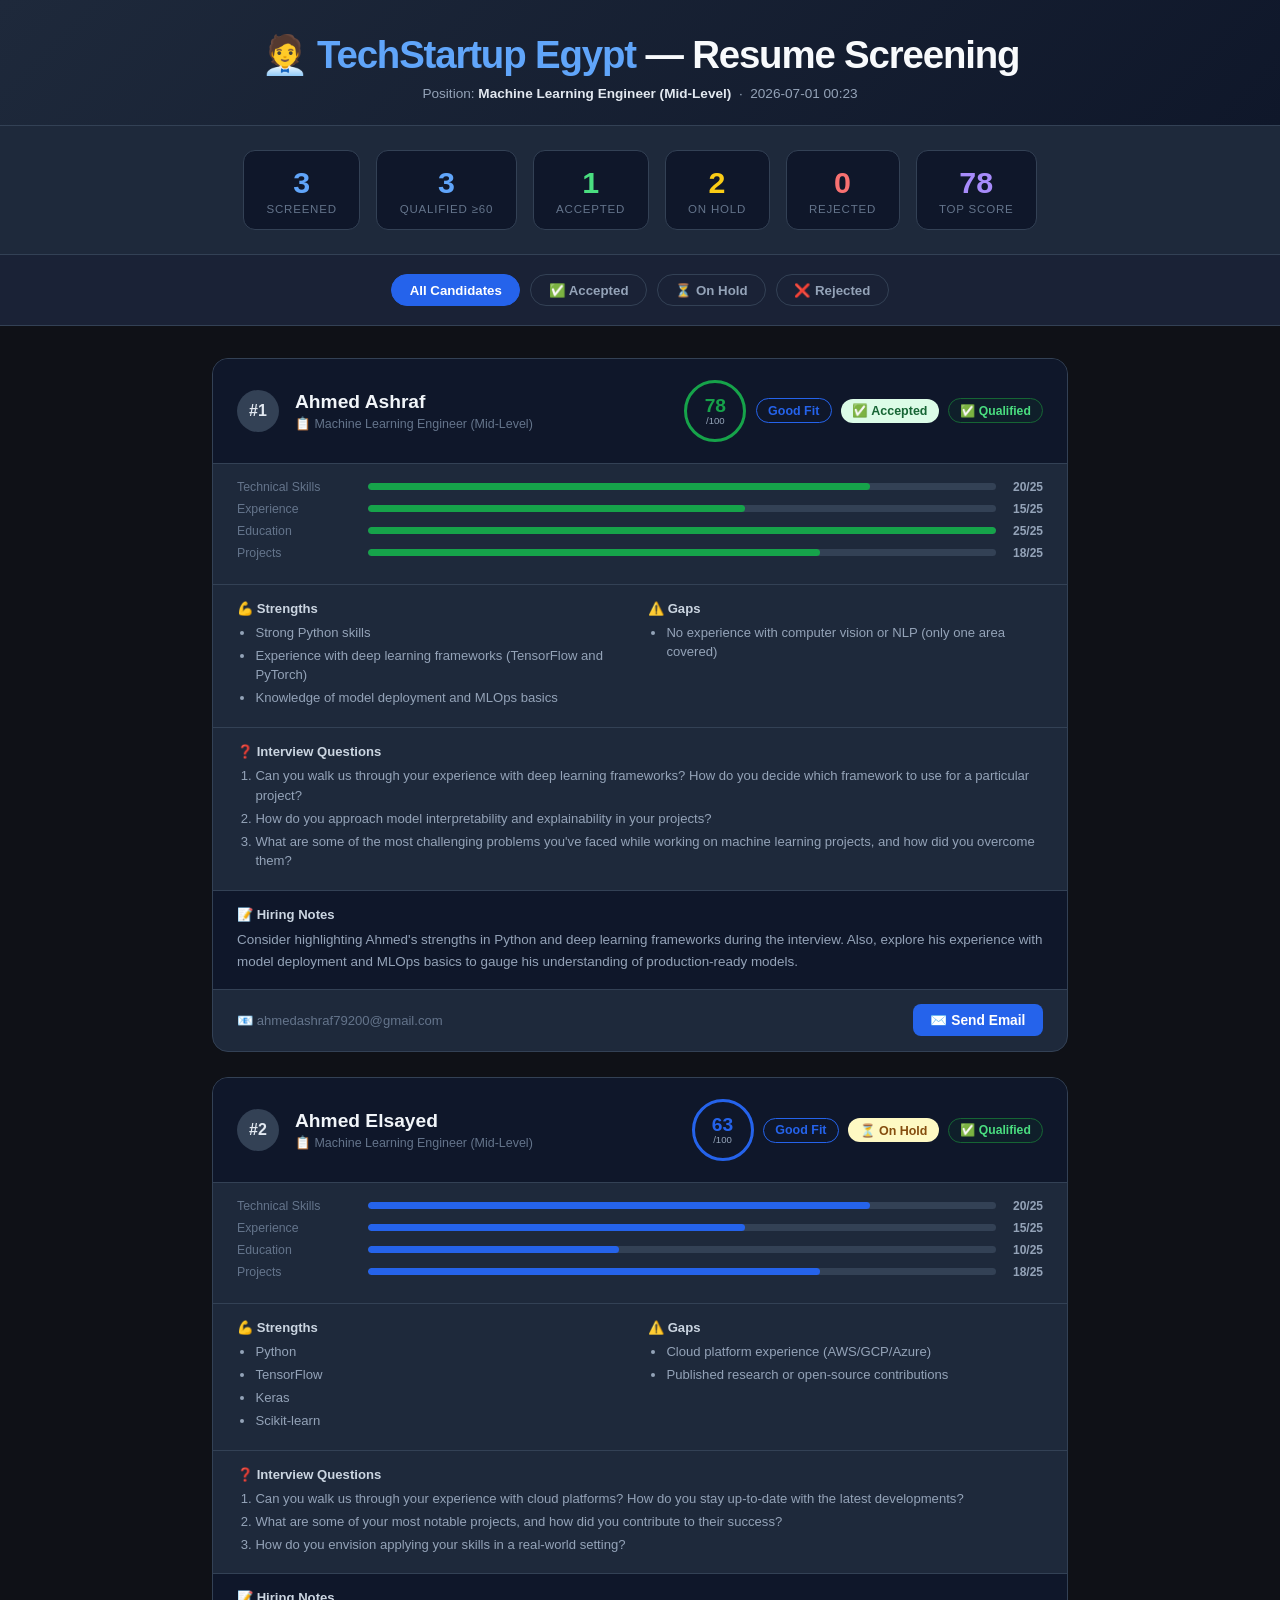
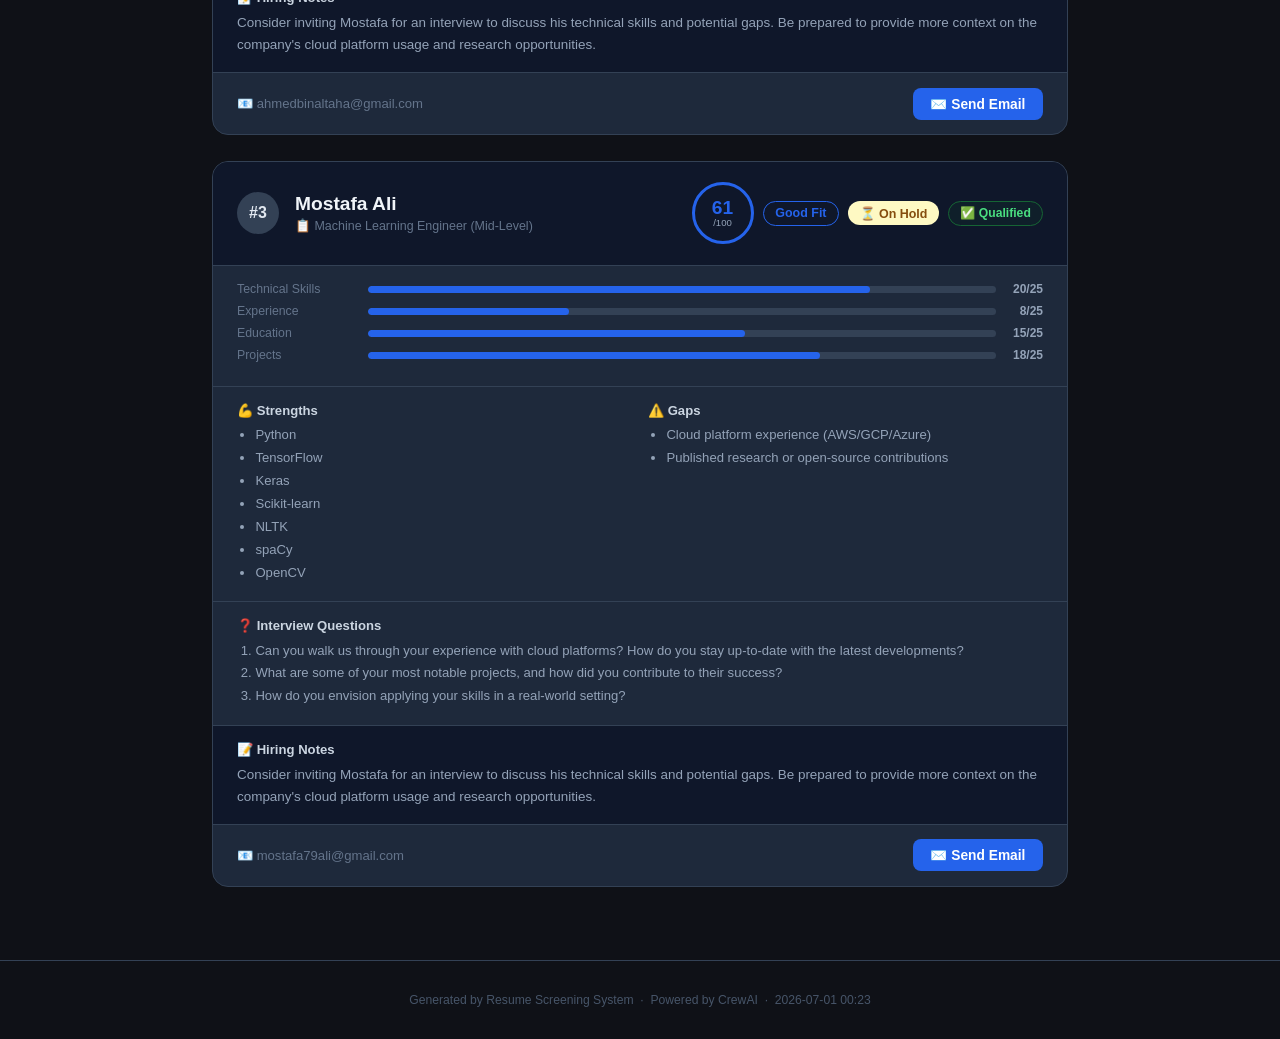
<file: CrowAI/Resume Screening System/Results/screening_report.html>
<!DOCTYPE html>
<html lang="en">
<head>
<meta charset="UTF-8">
<meta name="viewport" content="width=device-width,initial-scale=1">
<title>Screening Report — Machine Learning Engineer (Mid-Level)</title>
<style>
*, *::before, *::after { box-sizing: border-box; margin: 0; padding: 0; }

body {
  font-family: "Inter", -apple-system, BlinkMacSystemFont, "Segoe UI", sans-serif;
  background: #0f1117;
  color: #e2e8f0;
  min-height: 100vh;
}

/* ── Header ── */
.page-header {
  background: linear-gradient(135deg, #1e293b 0%, #0f172a 100%);
  border-bottom: 1px solid #334155;
  padding: 2rem 2rem 1.5rem;
  text-align: center;
}
.page-header h1 {
  font-size: clamp(1.6rem, 4vw, 2.4rem);
  font-weight: 800;
  letter-spacing: -0.03em;
  color: #f8fafc;
}
.page-header h1 span { color: #60a5fa; }
.page-header .meta {
  color: #94a3b8;
  font-size: .85rem;
  margin-top: .5rem;
}

/* ── Stats ── */
.stats-bar {
  display: flex;
  justify-content: center;
  gap: 1rem;
  flex-wrap: wrap;
  padding: 1.5rem 2rem;
  background: #1e293b;
  border-bottom: 1px solid #334155;
}
.stat {
  background: #0f172a;
  border: 1px solid #334155;
  border-radius: 12px;
  padding: .9rem 1.4rem;
  text-align: center;
  min-width: 100px;
}
.stat-num { display: block; font-size: 1.9rem; font-weight: 800; color: #60a5fa; }
.stat-lbl { display: block; font-size: .72rem; color: #64748b; text-transform: uppercase; letter-spacing: .07em; margin-top: .15rem; }

/* ── Filters ── */
.filters {
  display: flex;
  gap: .6rem;
  flex-wrap: wrap;
  padding: 1.2rem 2rem;
  background: #1a2236;
  border-bottom: 1px solid #334155;
  justify-content: center;
}
.filter-btn {
  padding: .45rem 1.1rem;
  border-radius: 999px;
  border: 1.5px solid #334155;
  background: transparent;
  color: #94a3b8;
  font-size: .83rem;
  font-weight: 600;
  cursor: pointer;
  transition: all .18s;
}
.filter-btn:hover, .filter-btn.active {
  background: #2563eb;
  border-color: #2563eb;
  color: #fff;
}

/* ── Cards container ── */
.cards { padding: 2rem; max-width: 920px; margin: 0 auto; }

/* ── Card ── */
.card {
  background: #1e293b;
  border: 1px solid #334155;
  border-radius: 16px;
  margin-bottom: 1.6rem;
  overflow: hidden;
  transition: box-shadow .2s, transform .2s;
}
.card:hover {
  box-shadow: 0 8px 32px rgba(0,0,0,.4);
  transform: translateY(-2px);
}

.card-header {
  display: flex;
  align-items: center;
  gap: 1rem;
  padding: 1.3rem 1.5rem;
  border-bottom: 1px solid #334155;
  flex-wrap: wrap;
  background: #0f172a;
}
.rank {
  background: #334155;
  color: #e2e8f0;
  font-weight: 800;
  font-size: 1rem;
  width: 42px; height: 42px;
  border-radius: 50%;
  display: flex; align-items: center; justify-content: center;
  flex-shrink: 0;
}
.cinfo { flex: 1; min-width: 140px; }
.cname { font-size: 1.2rem; font-weight: 700; color: #f1f5f9; }
.cpos  { font-size: .78rem; color: #64748b; margin-top: .2rem; }
.badges {
  display: flex;
  align-items: center;
  gap: .6rem;
  flex-wrap: wrap;
}

.score-ring {
  width: 62px; height: 62px;
  border-radius: 50%;
  border: 3px solid;
  display: flex; flex-direction: column;
  align-items: center; justify-content: center;
  flex-shrink: 0;
}
.snum   { font-size: 1.2rem; font-weight: 800; line-height: 1; }
.sdenom { font-size: .6rem; color: #94a3b8; }

.vtag {
  font-size: .78rem; font-weight: 700;
  padding: .28rem .7rem;
  border-radius: 999px;
  border: 1.5px solid;
}
.rec-tag {
  font-size: .78rem; font-weight: 700;
  padding: .28rem .7rem;
  border-radius: 999px;
}
.qual-tag {
  font-size: .76rem; font-weight: 600;
  padding: .28rem .7rem;
  border-radius: 999px;
}
.qual-yes { background: #14532d22; color: #4ade80; border: 1px solid #166534; }
.qual-no  { background: #7f1d1d22; color: #f87171; border: 1px solid #991b1b; }

/* ── Breakdown ── */
.breakdown {
  padding: 1rem 1.5rem;
  border-bottom: 1px solid #334155;
}
.bar-row {
  display: flex; align-items: center; gap: .7rem;
  margin-bottom: .5rem;
}
.bar-lbl   { font-size: .77rem; color: #64748b; width: 120px; flex-shrink: 0; }
.bar-track {
  flex: 1; height: 7px;
  background: #334155;
  border-radius: 999px;
  overflow: hidden;
}
.bar-fill  { height: 100%; border-radius: 999px; transition: width .5s ease; }
.bar-val   { font-size: .75rem; font-weight: 600; color: #94a3b8; width: 36px; text-align: right; }

/* ── Details ── */
.detail-grid {
  display: grid;
  grid-template-columns: 1fr 1fr;
  gap: 1rem;
  padding: 1rem 1.5rem;
  border-bottom: 1px solid #334155;
}
@media (max-width: 560px) { .detail-grid { grid-template-columns: 1fr; } }

.dblock h4 { font-size: .82rem; font-weight: 700; color: #cbd5e1; margin-bottom: .45rem; }
.dblock ul, .dblock ol { padding-left: 1.15rem; }
.dblock li { font-size: .82rem; color: #94a3b8; line-height: 1.5; margin-bottom: .2rem; }

.full { padding: 1rem 1.5rem; border-bottom: 1px solid #334155; }

.notes {
  background: #0f172a;
  padding: 1rem 1.5rem;
  border-bottom: 1px solid #334155;
}
.notes h4 { font-size: .82rem; font-weight: 700; color: #cbd5e1; margin-bottom: .4rem; }
.notes p  { font-size: .84rem; color: #94a3b8; line-height: 1.65; }

/* ── Card footer ── */
.card-footer {
  display: flex;
  align-items: center;
  justify-content: space-between;
  padding: .9rem 1.5rem;
  flex-wrap: wrap;
  gap: .75rem;
}
.email-lbl { font-size: .82rem; color: #64748b; }
.email-btn {
  display: inline-flex;
  align-items: center;
  gap: .4rem;
  background: #2563eb;
  color: #fff;
  border-radius: 8px;
  padding: .5rem 1.1rem;
  font-size: .86rem;
  font-weight: 600;
  text-decoration: none;
  transition: background .18s;
}
.email-btn:hover { background: #1d4ed8; }

/* ── Footer ── */
.page-footer {
  text-align: center;
  color: #475569;
  font-size: .76rem;
  padding: 2rem;
  border-top: 1px solid #334155;
  margin-top: 1rem;
}

/* ── Hidden ── */
.card.hidden { display: none; }
</style>
</head>
<body>

<div class="page-header">
  <h1>🧑‍💼 <span>TechStartup Egypt</span> — Resume Screening</h1>
  <div class="meta">Position: <strong style="color:#e2e8f0">Machine Learning Engineer (Mid-Level)</strong> &nbsp;·&nbsp; 2026-07-01 00:23</div>
</div>

<div class="stats-bar">
  <div class="stat"><span class="stat-num">3</span><span class="stat-lbl">Screened</span></div>
  <div class="stat"><span class="stat-num">3</span><span class="stat-lbl">Qualified ≥60</span></div>
  <div class="stat"><span class="stat-num" style="color:#4ade80">1</span><span class="stat-lbl">Accepted</span></div>
  <div class="stat"><span class="stat-num" style="color:#facc15">2</span><span class="stat-lbl">On Hold</span></div>
  <div class="stat"><span class="stat-num" style="color:#f87171">0</span><span class="stat-lbl">Rejected</span></div>
  <div class="stat"><span class="stat-num" style="color:#a78bfa">78</span><span class="stat-lbl">Top Score</span></div>
</div>

<div class="filters">
  <button class="filter-btn active" onclick="filter('all')">All Candidates</button>
  <button class="filter-btn" onclick="filter('accepted')">✅ Accepted</button>
  <button class="filter-btn" onclick="filter('hold')">⏳ On Hold</button>
  <button class="filter-btn" onclick="filter('rejected')">❌ Rejected</button>
</div>

<div class="cards">

<div class="card" data-cat="accepted">
  <div class="card-header">
    <div class="rank">#1</div>
    <div class="cinfo">
      <div class="cname">Ahmed Ashraf</div>
      <div class="cpos">📋 Machine Learning Engineer (Mid-Level)</div>
    </div>
    <div class="badges">
      <div class="score-ring" style="border-color:#16a34a;color:#16a34a">
        <span class="snum">78</span>
        <span class="sdenom">/100</span>
      </div>
      <span class="vtag" style="color:#2563eb;border-color:#2563eb">Good Fit</span>
      <span class="rec-tag" style="background:#dcfce7;color:#166534">✅ Accepted</span>
      <span class="qual-tag qual-yes">✅ Qualified</span>
    </div>
  </div>

  <div class="breakdown">
        <div class="bar-row">
          <span class="bar-lbl">Technical Skills</span>
          <div class="bar-track"><div class="bar-fill" style="width:80.0%;background:#16a34a"></div></div>
          <span class="bar-val">20/25</span>
        </div>
        <div class="bar-row">
          <span class="bar-lbl">Experience</span>
          <div class="bar-track"><div class="bar-fill" style="width:60.0%;background:#16a34a"></div></div>
          <span class="bar-val">15/25</span>
        </div>
        <div class="bar-row">
          <span class="bar-lbl">Education</span>
          <div class="bar-track"><div class="bar-fill" style="width:100.0%;background:#16a34a"></div></div>
          <span class="bar-val">25/25</span>
        </div>
        <div class="bar-row">
          <span class="bar-lbl">Projects</span>
          <div class="bar-track"><div class="bar-fill" style="width:72.0%;background:#16a34a"></div></div>
          <span class="bar-val">18/25</span>
        </div></div>

  <div class="detail-grid">
    <div class="dblock">
      <h4>💪 Strengths</h4>
      <ul><li>Strong Python skills</li><li>Experience with deep learning frameworks (TensorFlow and PyTorch)</li><li>Knowledge of model deployment and MLOps basics</li></ul>
    </div>
    <div class="dblock">
      <h4>⚠️ Gaps</h4>
      <ul><li>No experience with computer vision or NLP (only one area covered)</li></ul>
    </div>
  </div>

  <div class="dblock full">
    <h4>❓ Interview Questions</h4>
    <ol><li>Can you walk us through your experience with deep learning frameworks? How do you decide which framework to use for a particular project?</li><li>How do you approach model interpretability and explainability in your projects?</li><li>What are some of the most challenging problems you've faced while working on machine learning projects, and how did you overcome them?</li></ol>
  </div>

  <div class="notes">
    <h4>📝 Hiring Notes</h4>
    <p>Consider highlighting Ahmed's strengths in Python and deep learning frameworks during the interview. Also, explore his experience with model deployment and MLOps basics to gauge his understanding of production-ready models.</p>
  </div>

  <div class="card-footer">
    <span class="email-lbl">📧 ahmedashraf79200@gmail.com</span>
    <a href="mailto:ahmedashraf79200@gmail.com?subject=Your%20Application%20for%20Machine%20Learning%20Engineer%20%28Mid-Level%29" class="email-btn">✉️ Send Email</a>
  </div>
</div>
<div class="card" data-cat="hold">
  <div class="card-header">
    <div class="rank">#2</div>
    <div class="cinfo">
      <div class="cname">Ahmed Elsayed</div>
      <div class="cpos">📋 Machine Learning Engineer (Mid-Level)</div>
    </div>
    <div class="badges">
      <div class="score-ring" style="border-color:#2563eb;color:#2563eb">
        <span class="snum">63</span>
        <span class="sdenom">/100</span>
      </div>
      <span class="vtag" style="color:#2563eb;border-color:#2563eb">Good Fit</span>
      <span class="rec-tag" style="background:#fef9c3;color:#854d0e">⏳ On Hold</span>
      <span class="qual-tag qual-yes">✅ Qualified</span>
    </div>
  </div>

  <div class="breakdown">
        <div class="bar-row">
          <span class="bar-lbl">Technical Skills</span>
          <div class="bar-track"><div class="bar-fill" style="width:80.0%;background:#2563eb"></div></div>
          <span class="bar-val">20/25</span>
        </div>
        <div class="bar-row">
          <span class="bar-lbl">Experience</span>
          <div class="bar-track"><div class="bar-fill" style="width:60.0%;background:#2563eb"></div></div>
          <span class="bar-val">15/25</span>
        </div>
        <div class="bar-row">
          <span class="bar-lbl">Education</span>
          <div class="bar-track"><div class="bar-fill" style="width:40.0%;background:#2563eb"></div></div>
          <span class="bar-val">10/25</span>
        </div>
        <div class="bar-row">
          <span class="bar-lbl">Projects</span>
          <div class="bar-track"><div class="bar-fill" style="width:72.0%;background:#2563eb"></div></div>
          <span class="bar-val">18/25</span>
        </div></div>

  <div class="detail-grid">
    <div class="dblock">
      <h4>💪 Strengths</h4>
      <ul><li>Python</li><li>TensorFlow</li><li>Keras</li><li>Scikit-learn</li></ul>
    </div>
    <div class="dblock">
      <h4>⚠️ Gaps</h4>
      <ul><li>Cloud platform experience (AWS/GCP/Azure)</li><li>Published research or open-source contributions</li></ul>
    </div>
  </div>

  <div class="dblock full">
    <h4>❓ Interview Questions</h4>
    <ol><li>Can you walk us through your experience with cloud platforms? How do you stay up-to-date with the latest developments?</li><li>What are some of your most notable projects, and how did you contribute to their success?</li><li>How do you envision applying your skills in a real-world setting?</li></ol>
  </div>

  <div class="notes">
    <h4>📝 Hiring Notes</h4>
    <p>Consider inviting Mostafa for an interview to discuss his technical skills and potential gaps. Be prepared to provide more context on the company's cloud platform usage and research opportunities.</p>
  </div>

  <div class="card-footer">
    <span class="email-lbl">📧 ahmedbinaltaha@gmail.com</span>
    <a href="mailto:ahmedbinaltaha@gmail.com?subject=Your%20Application%20for%20Machine%20Learning%20Engineer%20%28Mid-Level%29" class="email-btn">✉️ Send Email</a>
  </div>
</div>
<div class="card" data-cat="hold">
  <div class="card-header">
    <div class="rank">#3</div>
    <div class="cinfo">
      <div class="cname">Mostafa Ali</div>
      <div class="cpos">📋 Machine Learning Engineer (Mid-Level)</div>
    </div>
    <div class="badges">
      <div class="score-ring" style="border-color:#2563eb;color:#2563eb">
        <span class="snum">61</span>
        <span class="sdenom">/100</span>
      </div>
      <span class="vtag" style="color:#2563eb;border-color:#2563eb">Good Fit</span>
      <span class="rec-tag" style="background:#fef9c3;color:#854d0e">⏳ On Hold</span>
      <span class="qual-tag qual-yes">✅ Qualified</span>
    </div>
  </div>

  <div class="breakdown">
        <div class="bar-row">
          <span class="bar-lbl">Technical Skills</span>
          <div class="bar-track"><div class="bar-fill" style="width:80.0%;background:#2563eb"></div></div>
          <span class="bar-val">20/25</span>
        </div>
        <div class="bar-row">
          <span class="bar-lbl">Experience</span>
          <div class="bar-track"><div class="bar-fill" style="width:32.0%;background:#2563eb"></div></div>
          <span class="bar-val">8/25</span>
        </div>
        <div class="bar-row">
          <span class="bar-lbl">Education</span>
          <div class="bar-track"><div class="bar-fill" style="width:60.0%;background:#2563eb"></div></div>
          <span class="bar-val">15/25</span>
        </div>
        <div class="bar-row">
          <span class="bar-lbl">Projects</span>
          <div class="bar-track"><div class="bar-fill" style="width:72.0%;background:#2563eb"></div></div>
          <span class="bar-val">18/25</span>
        </div></div>

  <div class="detail-grid">
    <div class="dblock">
      <h4>💪 Strengths</h4>
      <ul><li>Python</li><li>TensorFlow</li><li>Keras</li><li>Scikit-learn</li><li>NLTK</li><li>spaCy</li><li>OpenCV</li></ul>
    </div>
    <div class="dblock">
      <h4>⚠️ Gaps</h4>
      <ul><li>Cloud platform experience (AWS/GCP/Azure)</li><li>Published research or open-source contributions</li></ul>
    </div>
  </div>

  <div class="dblock full">
    <h4>❓ Interview Questions</h4>
    <ol><li>Can you walk us through your experience with cloud platforms? How do you stay up-to-date with the latest developments?</li><li>What are some of your most notable projects, and how did you contribute to their success?</li><li>How do you envision applying your skills in a real-world setting?</li></ol>
  </div>

  <div class="notes">
    <h4>📝 Hiring Notes</h4>
    <p>Consider inviting Mostafa for an interview to discuss his technical skills and potential gaps. Be prepared to provide more context on the company's cloud platform usage and research opportunities.</p>
  </div>

  <div class="card-footer">
    <span class="email-lbl">📧 mostafa79ali@gmail.com</span>
    <a href="mailto:mostafa79ali@gmail.com?subject=Your%20Application%20for%20Machine%20Learning%20Engineer%20%28Mid-Level%29" class="email-btn">✉️ Send Email</a>
  </div>
</div>
</div>

<div class="page-footer">
  Generated by Resume Screening System &nbsp;·&nbsp; Powered by CrewAI &nbsp;·&nbsp; 2026-07-01 00:23
</div>

<script>
function filter(cat) {
  document.querySelectorAll(".filter-btn").forEach(b => b.classList.remove("active"));
  event.target.classList.add("active");
  document.querySelectorAll(".card").forEach(card => {
    if (cat === "all" || card.dataset.cat === cat) {
      card.classList.remove("hidden");
    } else {
      card.classList.add("hidden");
    }
  });
}
</script>
</body>
</html>
</file>
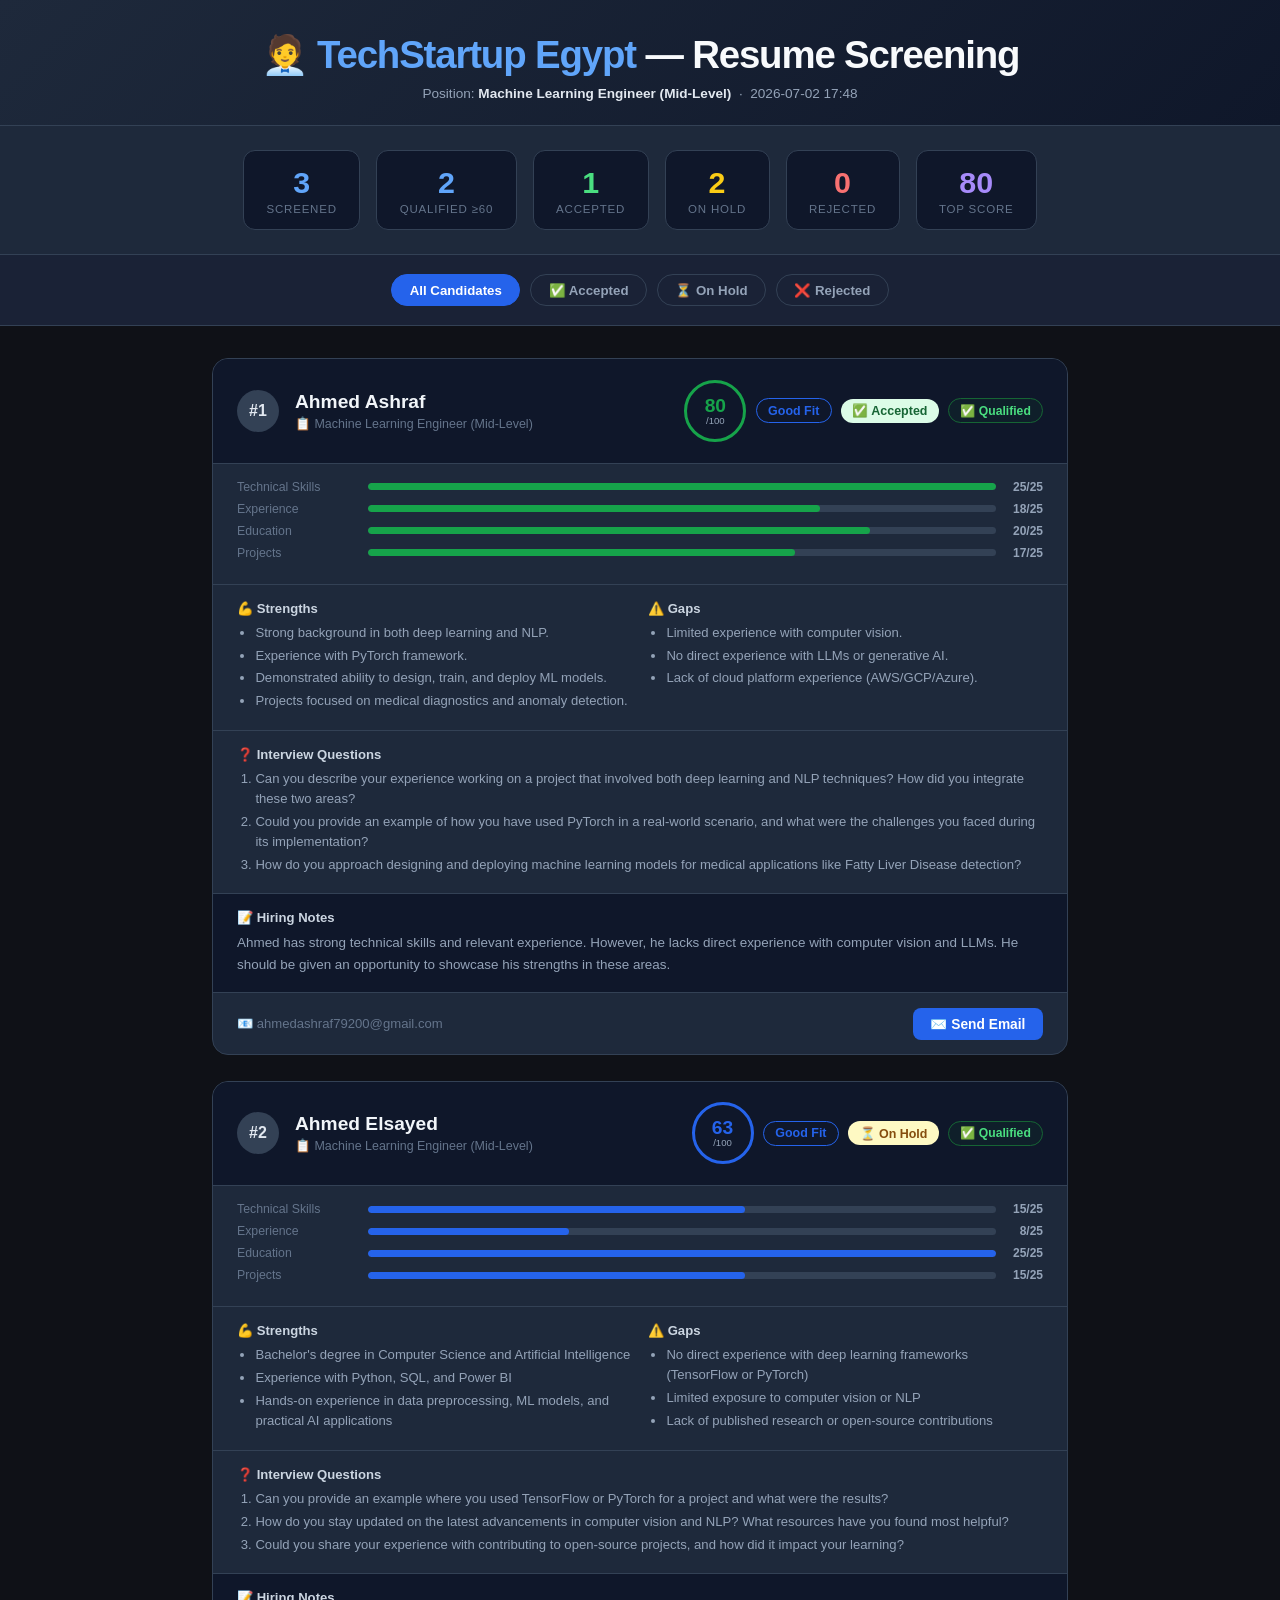
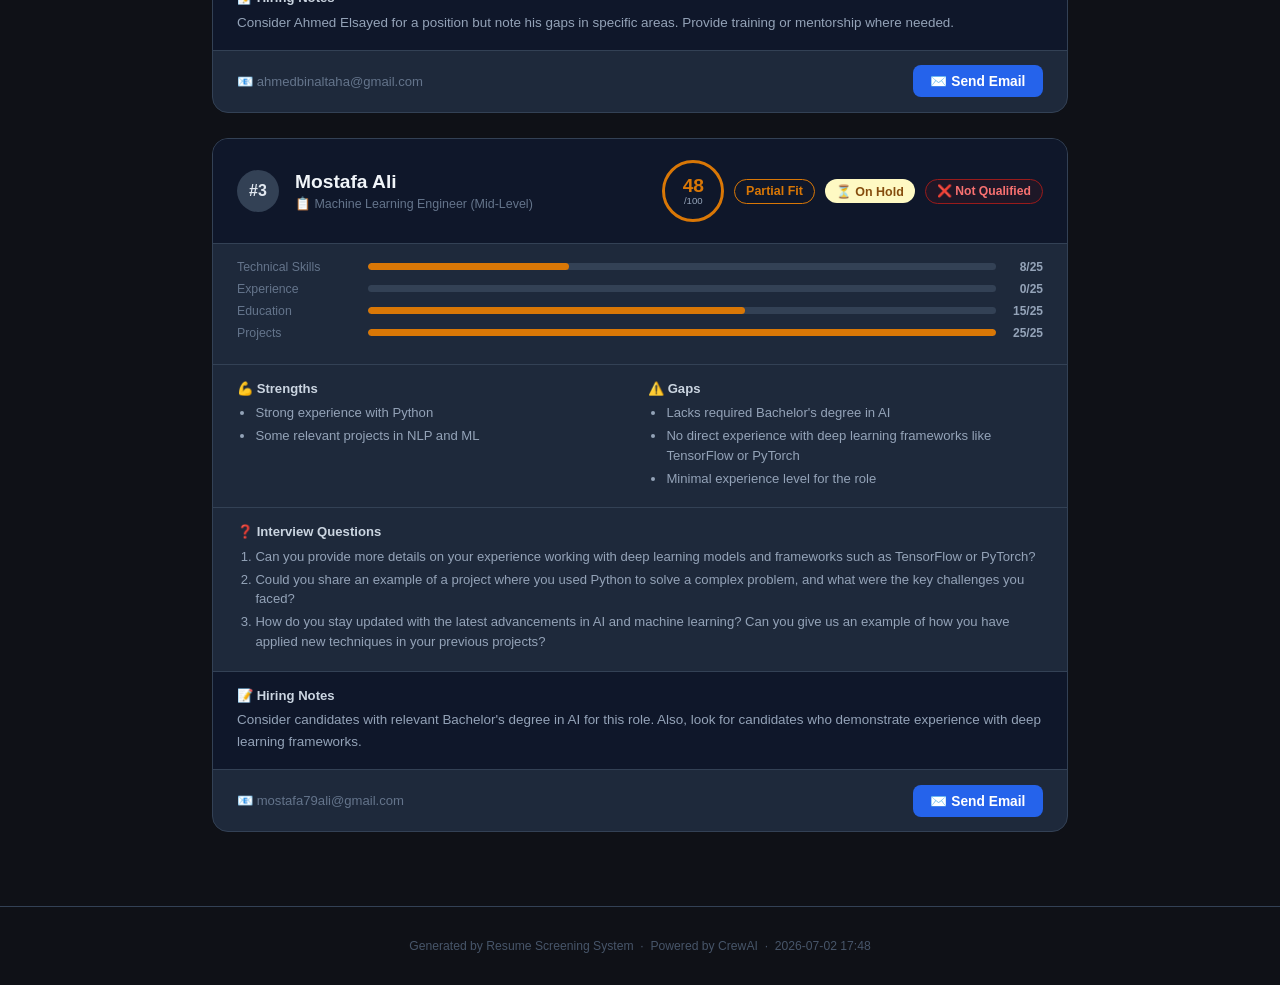
<file: CrowAI/Resume Screening System/Results/screening_report_20260702_174805.html>
<!DOCTYPE html>
<html lang="en">
<head>
<meta charset="UTF-8">
<meta name="viewport" content="width=device-width,initial-scale=1">
<title>Screening Report — Machine Learning Engineer (Mid-Level)</title>
<style>
*, *::before, *::after { box-sizing: border-box; margin: 0; padding: 0; }

body {
  font-family: "Inter", -apple-system, BlinkMacSystemFont, "Segoe UI", sans-serif;
  background: #0f1117;
  color: #e2e8f0;
  min-height: 100vh;
}

/* ── Header ── */
.page-header {
  background: linear-gradient(135deg, #1e293b 0%, #0f172a 100%);
  border-bottom: 1px solid #334155;
  padding: 2rem 2rem 1.5rem;
  text-align: center;
}
.page-header h1 {
  font-size: clamp(1.6rem, 4vw, 2.4rem);
  font-weight: 800;
  letter-spacing: -0.03em;
  color: #f8fafc;
}
.page-header h1 span { color: #60a5fa; }
.page-header .meta {
  color: #94a3b8;
  font-size: .85rem;
  margin-top: .5rem;
}

/* ── Stats ── */
.stats-bar {
  display: flex;
  justify-content: center;
  gap: 1rem;
  flex-wrap: wrap;
  padding: 1.5rem 2rem;
  background: #1e293b;
  border-bottom: 1px solid #334155;
}
.stat {
  background: #0f172a;
  border: 1px solid #334155;
  border-radius: 12px;
  padding: .9rem 1.4rem;
  text-align: center;
  min-width: 100px;
}
.stat-num { display: block; font-size: 1.9rem; font-weight: 800; color: #60a5fa; }
.stat-lbl { display: block; font-size: .72rem; color: #64748b; text-transform: uppercase; letter-spacing: .07em; margin-top: .15rem; }

/* ── Filters ── */
.filters {
  display: flex;
  gap: .6rem;
  flex-wrap: wrap;
  padding: 1.2rem 2rem;
  background: #1a2236;
  border-bottom: 1px solid #334155;
  justify-content: center;
}
.filter-btn {
  padding: .45rem 1.1rem;
  border-radius: 999px;
  border: 1.5px solid #334155;
  background: transparent;
  color: #94a3b8;
  font-size: .83rem;
  font-weight: 600;
  cursor: pointer;
  transition: all .18s;
}
.filter-btn:hover, .filter-btn.active {
  background: #2563eb;
  border-color: #2563eb;
  color: #fff;
}

/* ── Cards container ── */
.cards { padding: 2rem; max-width: 920px; margin: 0 auto; }

/* ── Card ── */
.card {
  background: #1e293b;
  border: 1px solid #334155;
  border-radius: 16px;
  margin-bottom: 1.6rem;
  overflow: hidden;
  transition: box-shadow .2s, transform .2s;
}
.card:hover {
  box-shadow: 0 8px 32px rgba(0,0,0,.4);
  transform: translateY(-2px);
}

.card-header {
  display: flex;
  align-items: center;
  gap: 1rem;
  padding: 1.3rem 1.5rem;
  border-bottom: 1px solid #334155;
  flex-wrap: wrap;
  background: #0f172a;
}
.rank {
  background: #334155;
  color: #e2e8f0;
  font-weight: 800;
  font-size: 1rem;
  width: 42px; height: 42px;
  border-radius: 50%;
  display: flex; align-items: center; justify-content: center;
  flex-shrink: 0;
}
.cinfo { flex: 1; min-width: 140px; }
.cname { font-size: 1.2rem; font-weight: 700; color: #f1f5f9; }
.cpos  { font-size: .78rem; color: #64748b; margin-top: .2rem; }
.badges {
  display: flex;
  align-items: center;
  gap: .6rem;
  flex-wrap: wrap;
}

.score-ring {
  width: 62px; height: 62px;
  border-radius: 50%;
  border: 3px solid;
  display: flex; flex-direction: column;
  align-items: center; justify-content: center;
  flex-shrink: 0;
}
.snum   { font-size: 1.2rem; font-weight: 800; line-height: 1; }
.sdenom { font-size: .6rem; color: #94a3b8; }

.vtag {
  font-size: .78rem; font-weight: 700;
  padding: .28rem .7rem;
  border-radius: 999px;
  border: 1.5px solid;
}
.rec-tag {
  font-size: .78rem; font-weight: 700;
  padding: .28rem .7rem;
  border-radius: 999px;
}
.qual-tag {
  font-size: .76rem; font-weight: 600;
  padding: .28rem .7rem;
  border-radius: 999px;
}
.qual-yes { background: #14532d22; color: #4ade80; border: 1px solid #166534; }
.qual-no  { background: #7f1d1d22; color: #f87171; border: 1px solid #991b1b; }

/* ── Breakdown ── */
.breakdown {
  padding: 1rem 1.5rem;
  border-bottom: 1px solid #334155;
}
.bar-row {
  display: flex; align-items: center; gap: .7rem;
  margin-bottom: .5rem;
}
.bar-lbl   { font-size: .77rem; color: #64748b; width: 120px; flex-shrink: 0; }
.bar-track {
  flex: 1; height: 7px;
  background: #334155;
  border-radius: 999px;
  overflow: hidden;
}
.bar-fill  { height: 100%; border-radius: 999px; transition: width .5s ease; }
.bar-val   { font-size: .75rem; font-weight: 600; color: #94a3b8; width: 36px; text-align: right; }

/* ── Details ── */
.detail-grid {
  display: grid;
  grid-template-columns: 1fr 1fr;
  gap: 1rem;
  padding: 1rem 1.5rem;
  border-bottom: 1px solid #334155;
}
@media (max-width: 560px) { .detail-grid { grid-template-columns: 1fr; } }

.dblock h4 { font-size: .82rem; font-weight: 700; color: #cbd5e1; margin-bottom: .45rem; }
.dblock ul, .dblock ol { padding-left: 1.15rem; }
.dblock li { font-size: .82rem; color: #94a3b8; line-height: 1.5; margin-bottom: .2rem; }

.full { padding: 1rem 1.5rem; border-bottom: 1px solid #334155; }

.notes {
  background: #0f172a;
  padding: 1rem 1.5rem;
  border-bottom: 1px solid #334155;
}
.notes h4 { font-size: .82rem; font-weight: 700; color: #cbd5e1; margin-bottom: .4rem; }
.notes p  { font-size: .84rem; color: #94a3b8; line-height: 1.65; }

/* ── Card footer ── */
.card-footer {
  display: flex;
  align-items: center;
  justify-content: space-between;
  padding: .9rem 1.5rem;
  flex-wrap: wrap;
  gap: .75rem;
}
.email-lbl { font-size: .82rem; color: #64748b; }
.email-btn {
  display: inline-flex;
  align-items: center;
  gap: .4rem;
  background: #2563eb;
  color: #fff;
  border-radius: 8px;
  padding: .5rem 1.1rem;
  font-size: .86rem;
  font-weight: 600;
  text-decoration: none;
  transition: background .18s;
}
.email-btn:hover { background: #1d4ed8; }

/* ── Footer ── */
.page-footer {
  text-align: center;
  color: #475569;
  font-size: .76rem;
  padding: 2rem;
  border-top: 1px solid #334155;
  margin-top: 1rem;
}

/* ── Hidden ── */
.card.hidden { display: none; }
</style>
</head>
<body>

<div class="page-header">
  <h1>🧑‍💼 <span>TechStartup Egypt</span> — Resume Screening</h1>
  <div class="meta">Position: <strong style="color:#e2e8f0">Machine Learning Engineer (Mid-Level)</strong> &nbsp;·&nbsp; 2026-07-02 17:48</div>
</div>

<div class="stats-bar">
  <div class="stat"><span class="stat-num">3</span><span class="stat-lbl">Screened</span></div>
  <div class="stat"><span class="stat-num">2</span><span class="stat-lbl">Qualified ≥60</span></div>
  <div class="stat"><span class="stat-num" style="color:#4ade80">1</span><span class="stat-lbl">Accepted</span></div>
  <div class="stat"><span class="stat-num" style="color:#facc15">2</span><span class="stat-lbl">On Hold</span></div>
  <div class="stat"><span class="stat-num" style="color:#f87171">0</span><span class="stat-lbl">Rejected</span></div>
  <div class="stat"><span class="stat-num" style="color:#a78bfa">80</span><span class="stat-lbl">Top Score</span></div>
</div>

<div class="filters">
  <button class="filter-btn active" onclick="filter('all')">All Candidates</button>
  <button class="filter-btn" onclick="filter('accepted')">✅ Accepted</button>
  <button class="filter-btn" onclick="filter('hold')">⏳ On Hold</button>
  <button class="filter-btn" onclick="filter('rejected')">❌ Rejected</button>
</div>

<div class="cards">

<div class="card" data-cat="accepted">
  <div class="card-header">
    <div class="rank">#1</div>
    <div class="cinfo">
      <div class="cname">Ahmed Ashraf</div>
      <div class="cpos">📋 Machine Learning Engineer (Mid-Level)</div>
    </div>
    <div class="badges">
      <div class="score-ring" style="border-color:#16a34a;color:#16a34a">
        <span class="snum">80</span>
        <span class="sdenom">/100</span>
      </div>
      <span class="vtag" style="color:#2563eb;border-color:#2563eb">Good Fit</span>
      <span class="rec-tag" style="background:#dcfce7;color:#166534">✅ Accepted</span>
      <span class="qual-tag qual-yes">✅ Qualified</span>
    </div>
  </div>

  <div class="breakdown">
        <div class="bar-row">
          <span class="bar-lbl">Technical Skills</span>
          <div class="bar-track"><div class="bar-fill" style="width:100.0%;background:#16a34a"></div></div>
          <span class="bar-val">25/25</span>
        </div>
        <div class="bar-row">
          <span class="bar-lbl">Experience</span>
          <div class="bar-track"><div class="bar-fill" style="width:72.0%;background:#16a34a"></div></div>
          <span class="bar-val">18/25</span>
        </div>
        <div class="bar-row">
          <span class="bar-lbl">Education</span>
          <div class="bar-track"><div class="bar-fill" style="width:80.0%;background:#16a34a"></div></div>
          <span class="bar-val">20/25</span>
        </div>
        <div class="bar-row">
          <span class="bar-lbl">Projects</span>
          <div class="bar-track"><div class="bar-fill" style="width:68.0%;background:#16a34a"></div></div>
          <span class="bar-val">17/25</span>
        </div></div>

  <div class="detail-grid">
    <div class="dblock">
      <h4>💪 Strengths</h4>
      <ul><li>Strong background in both deep learning and NLP.</li><li>Experience with PyTorch framework.</li><li>Demonstrated ability to design, train, and deploy ML models.</li><li>Projects focused on medical diagnostics and anomaly detection.</li></ul>
    </div>
    <div class="dblock">
      <h4>⚠️ Gaps</h4>
      <ul><li>Limited experience with computer vision.</li><li>No direct experience with LLMs or generative AI.</li><li>Lack of cloud platform experience (AWS/GCP/Azure).</li></ul>
    </div>
  </div>

  <div class="dblock full">
    <h4>❓ Interview Questions</h4>
    <ol><li>Can you describe your experience working on a project that involved both deep learning and NLP techniques? How did you integrate these two areas?</li><li>Could you provide an example of how you have used PyTorch in a real-world scenario, and what were the challenges you faced during its implementation?</li><li>How do you approach designing and deploying machine learning models for medical applications like Fatty Liver Disease detection?</li></ol>
  </div>

  <div class="notes">
    <h4>📝 Hiring Notes</h4>
    <p>Ahmed has strong technical skills and relevant experience. However, he lacks direct experience with computer vision and LLMs. He should be given an opportunity to showcase his strengths in these areas.</p>
  </div>

  <div class="card-footer">
    <span class="email-lbl">📧 ahmedashraf79200@gmail.com</span>
    <a href="mailto:ahmedashraf79200@gmail.com?subject=Exciting%20News%20%E2%80%94%20Interview%20Invitation%20for%20Machine%20Learning%20Engineer%20at%20TechStartup%20Egypt&body=Dear%20Ahmed%2C%0A%0AI%20hope%20this%20message%20finds%20you%20well.%20I%20wanted%20to%20extend%20my%20warm%20congratulations%20on%20your%20strong%20score%20of%2080/100%20and%20our%20assessment%20that%20you%20are%20a%20good%20fit%20for%20the%20position%20of%20Machine%20Learning%20Engineer%20at%20TechStartup%20Egypt.%0A%0ABased%20on%20your%20impressive%20background%20in%20both%20deep%20learning%20and%20NLP%2C%20as%20well%20as%20your%20experience%20with%20PyTorch%20framework%2C%20we%20believe%20you%20have%20the%20potential%20to%20make%20significant%20contributions.%20We%20would%20like%20to%20advance%20you%20to%20the%20interview%20stage.%20Your%20strengths%20in%20these%20areas%20will%20be%20a%20key%20part%20of%20our%20evaluation%20process.%0A%0AYour%20next%20steps%20are%20clear%3A%20You%20will%20be%20scheduled%20for%20interviews%20on%20Monday%20through%20Thursday%20from%2010%20AM%20to%204%20PM.%20During%20your%20interview%2C%20we%20will%20focus%20on%20both%20technical%20aspects%20and%20cultural%20fit.%20We%20look%20forward%20to%20learning%20more%20about%20how%20you%20can%20contribute%20to%20our%20team.%0A%0APlease%20let%20us%20know%20a%20time%20that%20works%20best%20for%20you%20within%20the%20availability%20window%20provided.%20We%20are%20excited%20to%20have%20you%20as%20part%20of%20our%20journey%20at%20TechStartup%20Egypt.%0A%0AThank%20you%20once%20again%20for%20your%20application%2C%20Ahmed.%20I%20hope%20we%20get%20to%20work%20together%20soon." class="email-btn">✉️ Send Email</a>
  </div>
</div>
<div class="card" data-cat="hold">
  <div class="card-header">
    <div class="rank">#2</div>
    <div class="cinfo">
      <div class="cname">Ahmed Elsayed</div>
      <div class="cpos">📋 Machine Learning Engineer (Mid-Level)</div>
    </div>
    <div class="badges">
      <div class="score-ring" style="border-color:#2563eb;color:#2563eb">
        <span class="snum">63</span>
        <span class="sdenom">/100</span>
      </div>
      <span class="vtag" style="color:#2563eb;border-color:#2563eb">Good Fit</span>
      <span class="rec-tag" style="background:#fef9c3;color:#854d0e">⏳ On Hold</span>
      <span class="qual-tag qual-yes">✅ Qualified</span>
    </div>
  </div>

  <div class="breakdown">
        <div class="bar-row">
          <span class="bar-lbl">Technical Skills</span>
          <div class="bar-track"><div class="bar-fill" style="width:60.0%;background:#2563eb"></div></div>
          <span class="bar-val">15/25</span>
        </div>
        <div class="bar-row">
          <span class="bar-lbl">Experience</span>
          <div class="bar-track"><div class="bar-fill" style="width:32.0%;background:#2563eb"></div></div>
          <span class="bar-val">8/25</span>
        </div>
        <div class="bar-row">
          <span class="bar-lbl">Education</span>
          <div class="bar-track"><div class="bar-fill" style="width:100.0%;background:#2563eb"></div></div>
          <span class="bar-val">25/25</span>
        </div>
        <div class="bar-row">
          <span class="bar-lbl">Projects</span>
          <div class="bar-track"><div class="bar-fill" style="width:60.0%;background:#2563eb"></div></div>
          <span class="bar-val">15/25</span>
        </div></div>

  <div class="detail-grid">
    <div class="dblock">
      <h4>💪 Strengths</h4>
      <ul><li>Bachelor's degree in Computer Science and Artificial Intelligence</li><li>Experience with Python, SQL, and Power BI</li><li>Hands-on experience in data preprocessing, ML models, and practical AI applications</li></ul>
    </div>
    <div class="dblock">
      <h4>⚠️ Gaps</h4>
      <ul><li>No direct experience with deep learning frameworks (TensorFlow or PyTorch)</li><li>Limited exposure to computer vision or NLP</li><li>Lack of published research or open-source contributions</li></ul>
    </div>
  </div>

  <div class="dblock full">
    <h4>❓ Interview Questions</h4>
    <ol><li>Can you provide an example where you used TensorFlow or PyTorch for a project and what were the results?</li><li>How do you stay updated on the latest advancements in computer vision and NLP? What resources have you found most helpful?</li><li>Could you share your experience with contributing to open-source projects, and how did it impact your learning?</li></ol>
  </div>

  <div class="notes">
    <h4>📝 Hiring Notes</h4>
    <p>Consider Ahmed Elsayed for a position but note his gaps in specific areas. Provide training or mentorship where needed.</p>
  </div>

  <div class="card-footer">
    <span class="email-lbl">📧 ahmedbinaltaha​@gmail.com</span>
    <a href="mailto:ahmedbinaltaha​@gmail.com?subject=Your%20Application%20for%20Machine%20Learning%20Engineer%20%28Mid-Level%29" class="email-btn">✉️ Send Email</a>
  </div>
</div>
<div class="card" data-cat="hold">
  <div class="card-header">
    <div class="rank">#3</div>
    <div class="cinfo">
      <div class="cname">Mostafa Ali</div>
      <div class="cpos">📋 Machine Learning Engineer (Mid-Level)</div>
    </div>
    <div class="badges">
      <div class="score-ring" style="border-color:#d97706;color:#d97706">
        <span class="snum">48</span>
        <span class="sdenom">/100</span>
      </div>
      <span class="vtag" style="color:#d97706;border-color:#d97706">Partial Fit</span>
      <span class="rec-tag" style="background:#fef9c3;color:#854d0e">⏳ On Hold</span>
      <span class="qual-tag qual-no">❌ Not Qualified</span>
    </div>
  </div>

  <div class="breakdown">
        <div class="bar-row">
          <span class="bar-lbl">Technical Skills</span>
          <div class="bar-track"><div class="bar-fill" style="width:32.0%;background:#d97706"></div></div>
          <span class="bar-val">8/25</span>
        </div>
        <div class="bar-row">
          <span class="bar-lbl">Experience</span>
          <div class="bar-track"><div class="bar-fill" style="width:0.0%;background:#d97706"></div></div>
          <span class="bar-val">0/25</span>
        </div>
        <div class="bar-row">
          <span class="bar-lbl">Education</span>
          <div class="bar-track"><div class="bar-fill" style="width:60.0%;background:#d97706"></div></div>
          <span class="bar-val">15/25</span>
        </div>
        <div class="bar-row">
          <span class="bar-lbl">Projects</span>
          <div class="bar-track"><div class="bar-fill" style="width:100.0%;background:#d97706"></div></div>
          <span class="bar-val">25/25</span>
        </div></div>

  <div class="detail-grid">
    <div class="dblock">
      <h4>💪 Strengths</h4>
      <ul><li>Strong experience with Python</li><li>Some relevant projects in NLP and ML</li></ul>
    </div>
    <div class="dblock">
      <h4>⚠️ Gaps</h4>
      <ul><li>Lacks required Bachelor's degree in AI</li><li>No direct experience with deep learning frameworks like TensorFlow or PyTorch</li><li>Minimal experience level for the role</li></ul>
    </div>
  </div>

  <div class="dblock full">
    <h4>❓ Interview Questions</h4>
    <ol><li>Can you provide more details on your experience working with deep learning models and frameworks such as TensorFlow or PyTorch?</li><li>Could you share an example of a project where you used Python to solve a complex problem, and what were the key challenges you faced?</li><li>How do you stay updated with the latest advancements in AI and machine learning? Can you give us an example of how you have applied new techniques in your previous projects?</li></ol>
  </div>

  <div class="notes">
    <h4>📝 Hiring Notes</h4>
    <p>Consider candidates with relevant Bachelor's degree in AI for this role. Also, look for candidates who demonstrate experience with deep learning frameworks.</p>
  </div>

  <div class="card-footer">
    <span class="email-lbl">📧 mostafa79ali@gmail.com</span>
    <a href="mailto:mostafa79ali@gmail.com?subject=Exciting%20News%20%E2%80%94%20Interview%20Invitation%20for%20Machine%20Learning%20Engineer%20at%20TechStartup%20Egypt&body=Dear%20Mostafa%2C%0A%0AI%20hope%20this%20message%20finds%20you%20well.%20I%20wanted%20to%20extend%20my%20warm%20congratulations%20on%20your%20strong%20score%20of%2048/100%20in%20our%20recent%20assessment%20process%20for%20the%20Machine%20Learning%20Engineer%20position%20at%20TechStartup%20Egypt.%20Your%20experience%20with%20Python%20and%20some%20relevant%20projects%20in%20NLP%20and%20ML%20are%20indeed%20impressive.%0A%0AWe%20would%20like%20to%20invite%20you%20for%20an%20interview%2C%20which%20will%20be%20scheduled%20during%20our%20availability%20window%20on%20Monday%20through%20Thursday%20from%2010%20AM%20%E2%80%93%204%20PM.%20During%20your%20interview%2C%20we%20will%20cover%20both%20technical%20aspects%20such%20as%20deep%20learning%20frameworks%20%28like%20TensorFlow%20or%20PyTorch%29%20and%20cultural%20fit%20with%20our%20team.%20We%20are%20excited%20about%20the%20potential%20you%20bring%20to%20our%20organization.%0A%0AWe%20appreciate%20your%20patience%20and%20look%20forward%20to%20potentially%20moving%20forward%20with%20you.%20If%20there%20is%20anything%20specific%20you%20need%20in%20terms%20of%20preparation%2C%20please%20don%27t%20hesitate%20to%20reach%20out.%20Thank%20you%20for%20considering%20TechStartup%20Egypt%20as%20a%20future%20employer.%20Please%20let%20us%20know%20if%20you%20have%20any%20questions%20or%20need%20further%20information.%0A%0ABest%20regards%2C%0A%5BYour%20Name%5D%0ATalent%20Communications%20Specialist%20at%20TechStartup%20Egypt" class="email-btn">✉️ Send Email</a>
  </div>
</div>
</div>

<div class="page-footer">
  Generated by Resume Screening System &nbsp;·&nbsp; Powered by CrewAI &nbsp;·&nbsp; 2026-07-02 17:48
</div>

<script>
function filter(cat) {
  document.querySelectorAll(".filter-btn").forEach(b => b.classList.remove("active"));
  event.target.classList.add("active");
  document.querySelectorAll(".card").forEach(card => {
    if (cat === "all" || card.dataset.cat === cat) {
      card.classList.remove("hidden");
    } else {
      card.classList.add("hidden");
    }
  });
}
</script>
</body>
</html>
</file>
